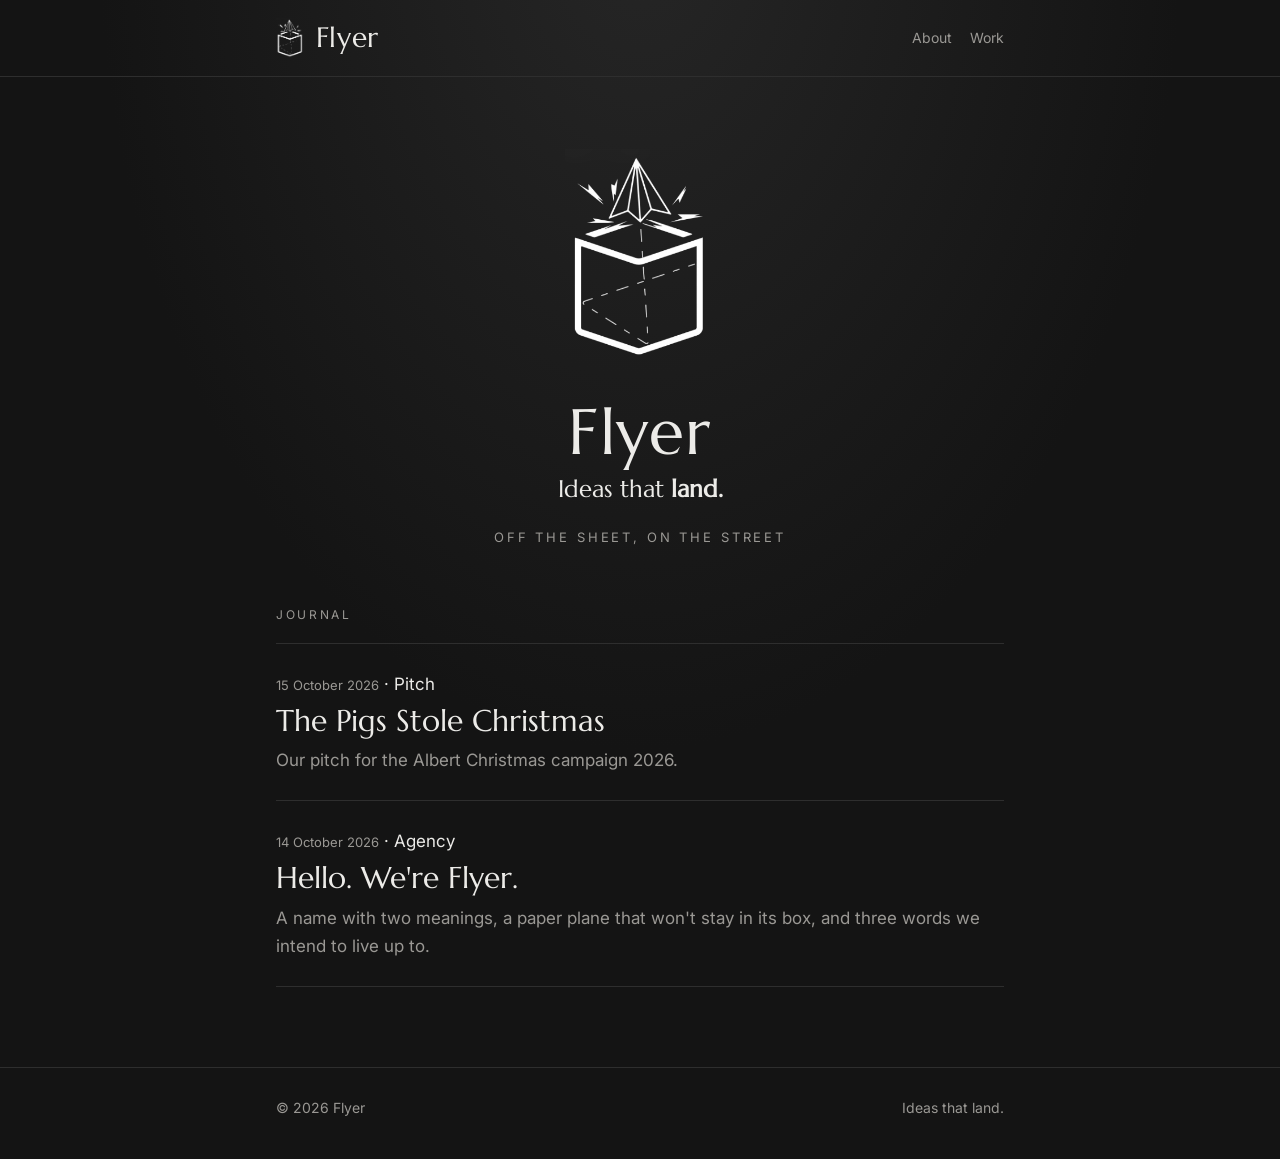
<file: index.html>
<!doctype html>
<html lang="en">
<head>
  <meta charset="utf-8">
  <meta name="viewport" content="width=device-width, initial-scale=1">
  <title>Flyer — Ideas that land.</title>
  <meta name="description" content="Flyer is a creative agency. Off the sheet, on the street.">
  <link rel="icon" href="assets/logo.png">
  <link rel="preconnect" href="https://fonts.googleapis.com">
  <link rel="preconnect" href="https://fonts.gstatic.com" crossorigin>
  <link href="https://fonts.googleapis.com/css2?family=Inter:wght@400;600&family=Marcellus&display=swap" rel="stylesheet">
  <link rel="stylesheet" href="assets/style.css">
</head>
<body>
  <header class="site-header">
    <div class="wrap">
      <a class="brand" href="./"><img src="assets/logo.png" alt=""><span>Flyer</span></a>
      <nav>
        <a href="posts/hello-we-are-flyer.html">About</a>
        <a href="posts/the-pigs-stole-christmas.html">Work</a>
      </nav>
    </div>
  </header>

  <main class="wrap">
    <section class="hero">
      <img src="assets/logo.png" alt="Flyer logo: a paper plane breaking out of a box">
      <h1>Flyer</h1>
      <p class="tagline">Ideas that <b>land.</b></p>
      <p class="claim">Off the sheet, on the street</p>
    </section>

    <p class="section-label">Journal</p>
    <ul class="post-list">
      <li>
        <a href="posts/the-pigs-stole-christmas.html">
          <time datetime="2026-10-15">15 October 2026</time> · Pitch
          <h2>The Pigs Stole Christmas</h2>
          <p>Our pitch for the Albert Christmas campaign 2026.</p>
        </a>
      </li>
      <li>
        <a href="posts/hello-we-are-flyer.html">
          <time datetime="2026-10-14">14 October 2026</time> · Agency
          <h2>Hello. We're Flyer.</h2>
          <p>A name with two meanings, a paper plane that won't stay in its box, and three words we intend to live up to.</p>
        </a>
      </li>
    </ul>
  </main>

  <footer class="site-footer">
    <div class="wrap">
      <span>© 2026 Flyer</span>
      <span>Ideas that land.</span>
    </div>
  </footer>
</body>
</html>
</file>
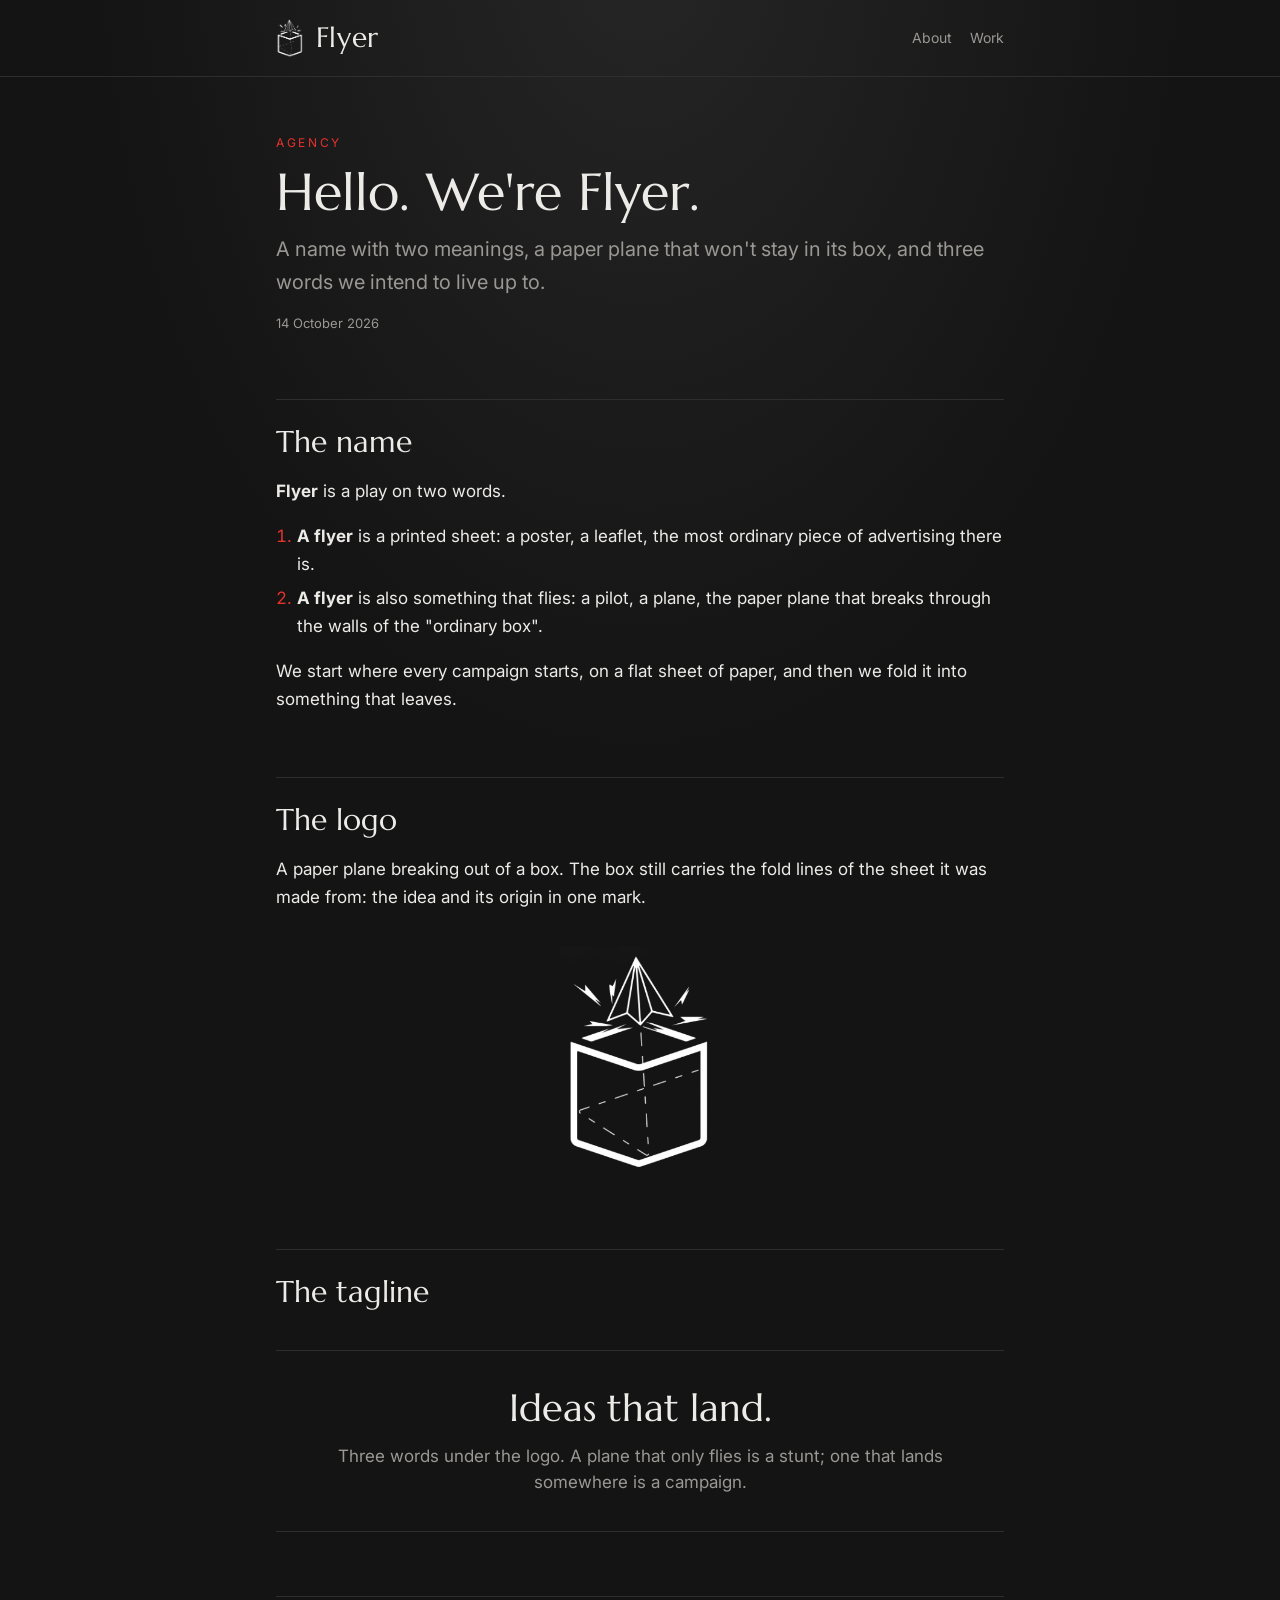
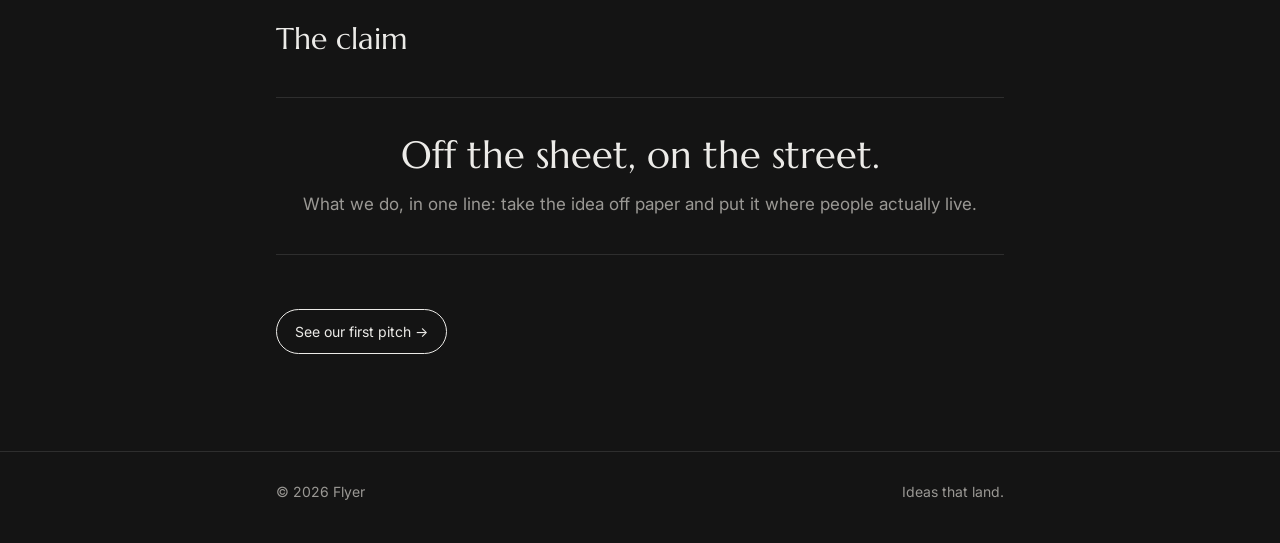
<file: posts/hello-we-are-flyer.html>
<!doctype html>
<html lang="en">
<head>
  <meta charset="utf-8">
  <meta name="viewport" content="width=device-width, initial-scale=1">
  <title>Hello. We're Flyer. — Flyer</title>
  <meta name="description" content="Who Flyer is: the name, the logo, the tagline and the claim.">
  <link rel="icon" href="../assets/logo.png">
  <link rel="preconnect" href="https://fonts.googleapis.com">
  <link rel="preconnect" href="https://fonts.gstatic.com" crossorigin>
  <link href="https://fonts.googleapis.com/css2?family=Inter:wght@400;600&family=Marcellus&display=swap" rel="stylesheet">
  <link rel="stylesheet" href="../assets/style.css">
</head>
<body>
  <header class="site-header">
    <div class="wrap">
      <a class="brand" href="../"><img src="../assets/logo.png" alt=""><span>Flyer</span></a>
      <nav>
        <a href="hello-we-are-flyer.html">About</a>
        <a href="the-pigs-stole-christmas.html">Work</a>
      </nav>
    </div>
  </header>

  <main class="wrap">
    <article>
      <header>
        <p class="kicker">Agency</p>
        <h1>Hello. We're Flyer.</h1>
        <p class="lede">A name with two meanings, a paper plane that won't stay in its box, and three words we intend to live up to.</p>
        <p class="post-meta"><time datetime="2026-10-14">14 October 2026</time></p>
      </header>

      <h2>The name</h2>
      <p><strong>Flyer</strong> is a play on two words.</p>
      <ol>
        <li><strong>A flyer</strong> is a printed sheet: a poster, a leaflet, the most ordinary piece of advertising there is.</li>
        <li><strong>A flyer</strong> is also something that flies: a pilot, a plane, the paper plane that breaks through the walls of the "ordinary box".</li>
      </ol>
      <p>We start where every campaign starts, on a flat sheet of paper, and then we fold it into something that leaves.</p>

      <h2>The logo</h2>
      <p>A paper plane breaking out of a box. The box still carries the fold lines of the sheet it was made from: the idea and its origin in one mark.</p>
      <p style="text-align:center;margin:36px 0"><img src="../assets/logo.png" alt="Flyer logo" style="width:160px;height:auto"></p>

      <h2>The tagline</h2>
      <div class="big-line">Ideas that land.<small>Three words under the logo. A plane that only flies is a stunt; one that lands somewhere is a campaign.</small></div>

      <h2>The claim</h2>
      <div class="big-line">Off the sheet, on the street.<small>What we do, in one line: take the idea off paper and put it where people actually live.</small></div>

      <p><a class="btn" href="the-pigs-stole-christmas.html">See our first pitch →</a></p>
    </article>
  </main>

  <footer class="site-footer">
    <div class="wrap">
      <span>© 2026 Flyer</span>
      <span>Ideas that land.</span>
    </div>
  </footer>
</body>
</html>
</file>
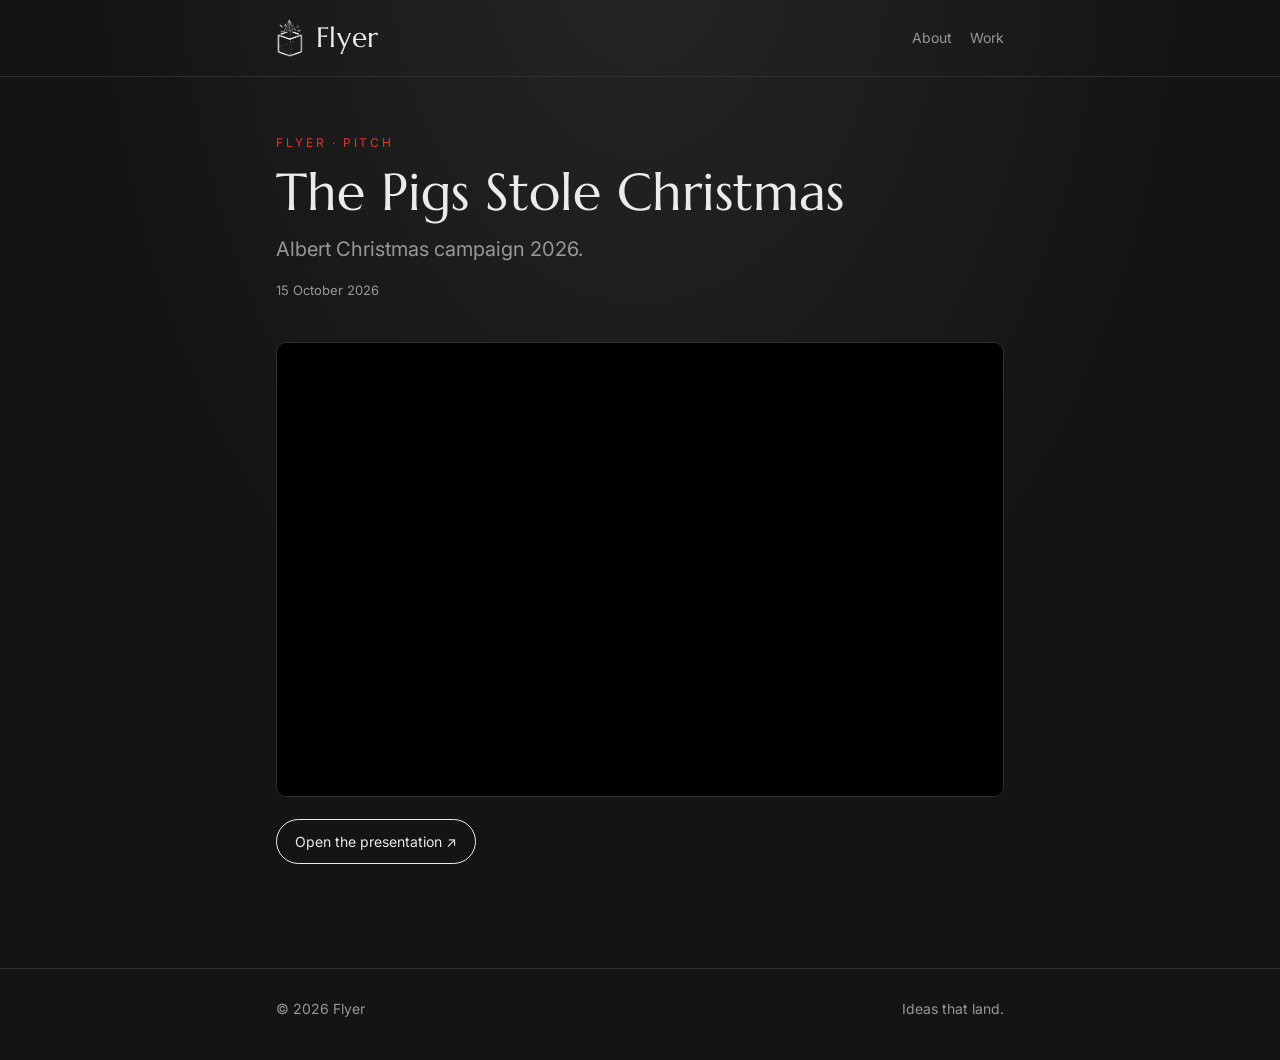
<file: posts/the-pigs-stole-christmas.html>
<!doctype html>
<html lang="en">
<head>
  <meta charset="utf-8">
  <meta name="viewport" content="width=device-width, initial-scale=1">
  <title>The Pigs Stole Christmas — Flyer</title>
  <meta name="description" content="Flyer's pitch for the Albert Christmas campaign 2026.">
  <link rel="icon" href="../assets/logo.png">
  <link rel="preconnect" href="https://fonts.googleapis.com">
  <link rel="preconnect" href="https://fonts.gstatic.com" crossorigin>
  <link href="https://fonts.googleapis.com/css2?family=Inter:wght@400;600&family=Marcellus&display=swap" rel="stylesheet">
  <link rel="stylesheet" href="../assets/style.css">
</head>
<body>
  <header class="site-header">
    <div class="wrap">
      <a class="brand" href="../"><img src="../assets/logo.png" alt=""><span>Flyer</span></a>
      <nav>
        <a href="hello-we-are-flyer.html">About</a>
        <a href="the-pigs-stole-christmas.html">Work</a>
      </nav>
    </div>
  </header>

  <main class="wrap">
    <article>
      <header>
        <p class="kicker">Flyer · Pitch</p>
        <h1>The Pigs Stole Christmas</h1>
        <p class="lede">Albert Christmas campaign 2026.</p>
        <p class="post-meta"><time datetime="2026-10-15">15 October 2026</time></p>
      </header>

      <!-- SLIDES: upload the exported deck as presentation/flyer-albert-christmas-2026.pdf and it appears here automatically. -->
      <section class="deck" id="deck">
        <div class="placeholder">The presentation will be published here.</div>
      </section>
    </article>
  </main>

  <footer class="site-footer">
    <div class="wrap">
      <span>© 2026 Flyer</span>
      <span>Ideas that land.</span>
    </div>
  </footer>

  <script>
    // Show the deck if the PDF has been uploaded; otherwise keep the placeholder.
    (function () {
      var src = "../presentation/flyer-albert-christmas-2026.pdf";
      fetch(src, { method: "HEAD" }).then(function (r) {
        if (!r.ok) return;
        document.getElementById("deck").innerHTML =
          '<iframe src="' + src + '" title="Flyer — The Pigs Stole Christmas (presentation)"></iframe>' +
          '<a class="btn" href="' + src + '" target="_blank" rel="noopener">Open the presentation ↗</a>';
      }).catch(function () {});
    })();
  </script>
</body>
</html>
</file>
<file: assets/style.css>
:root {
  --bg: #141414;
  --bg-raised: #1d1d1d;
  --line: #2e2e2e;
  --text: #ecebe8;
  --muted: #9a9894;
  --accent: #e5322d;
  --serif: "Marcellus", "Optima", Georgia, serif;
  --sans: "Inter", system-ui, -apple-system, "Segoe UI", sans-serif;
}

* { box-sizing: border-box; }

html { -webkit-text-size-adjust: 100%; }

body {
  margin: 0;
  background: radial-gradient(ellipse at 50% -10%, #262626 0%, var(--bg) 60%) fixed, var(--bg);
  color: var(--text);
  font: 17px/1.65 var(--sans);
}

a { color: var(--text); text-decoration-color: var(--accent); text-underline-offset: 3px; }
a:hover { color: var(--accent); }

.wrap { max-width: 760px; margin: 0 auto; padding: 0 16px; }

/* ---------- Header ---------- */
.site-header { border-bottom: 1px solid var(--line); }
.site-header .wrap {
  display: flex; align-items: center; justify-content: space-between;
  gap: 16px; padding-top: 18px; padding-bottom: 18px;
}
.brand { display: flex; align-items: center; gap: 12px; text-decoration: none; }
.brand img { height: 40px; width: auto; }
.brand span { font: 28px/1 var(--serif); letter-spacing: .02em; }
.site-header nav { display: flex; gap: 18px; font-size: 14px; }
.site-header nav a { text-decoration: none; color: var(--muted); }
.site-header nav a:hover { color: var(--text); }

/* ---------- Hero ---------- */
.hero { text-align: center; padding: 72px 0 56px; }
.hero img { width: 150px; height: auto; }
.hero h1 { font: 64px/1 var(--serif); margin: 28px 0 10px; letter-spacing: .02em; }
.hero .tagline { font: 24px/1.3 var(--serif); margin: 0; }
.hero .tagline b { font-weight: 700; }
.hero .claim {
  margin: 22px 0 0; color: var(--muted);
  font-size: 13px; letter-spacing: .22em; text-transform: uppercase;
}

/* ---------- Post list ---------- */
.section-label {
  font-size: 12px; letter-spacing: .22em; text-transform: uppercase;
  color: var(--muted); margin: 0 0 18px;
}
.post-list { list-style: none; padding: 0; margin: 0 0 80px; }
.post-list li { border-top: 1px solid var(--line); }
.post-list li:last-child { border-bottom: 1px solid var(--line); }
.post-list a { display: block; padding: 26px 0; text-decoration: none; }
.post-list a:hover h2 { color: var(--accent); }
.post-list time, .post-meta { font-size: 13px; color: var(--muted); }
.post-list h2 { font: 30px/1.15 var(--serif); margin: 6px 0 8px; transition: color .15s; }
.post-list p { margin: 0; color: var(--muted); }

/* ---------- Article ---------- */
article { padding: 56px 0 80px; }
article header { margin-bottom: 40px; }
.kicker {
  font-size: 12px; letter-spacing: .22em; text-transform: uppercase;
  color: var(--accent); margin: 0 0 12px;
}
article h1 { font: 52px/1.05 var(--serif); margin: 0 0 14px; }
article .lede { font-size: 20px; color: var(--muted); margin: 0 0 14px; }
article h2 {
  font: 30px/1.2 var(--serif); margin: 64px 0 16px;
  padding-top: 24px; border-top: 1px solid var(--line);
}
article h2 .num { color: var(--accent); margin-right: 10px; }
article h3 { font: 21px/1.3 var(--serif); margin: 32px 0 10px; }
article ul, article ol { padding-left: 1.25em; }
article li { margin: 6px 0; }
article li::marker { color: var(--accent); }

blockquote {
  margin: 32px 0; padding: 4px 0 4px 22px;
  border-left: 3px solid var(--accent);
  font: 24px/1.35 var(--serif);
}

.big-line {
  font: 38px/1.15 var(--serif); text-align: center;
  margin: 40px 0; padding: 36px 16px;
  border-top: 1px solid var(--line); border-bottom: 1px solid var(--line);
}
.big-line small { display: block; font: 17px/1.5 var(--sans); color: var(--muted); margin-top: 14px; }

/* Tables */
.table-scroll { overflow-x: auto; margin: 20px 0; }
table { width: 100%; border-collapse: collapse; font-size: 15px; }
th, td { text-align: left; vertical-align: top; padding: 12px 14px 12px 0; border-bottom: 1px solid var(--line); }
th { font-weight: 600; color: var(--muted); font-size: 12px; letter-spacing: .12em; text-transform: uppercase; }
td:first-child { font-weight: 600; white-space: nowrap; }

/* Cards */
.cards { display: grid; grid-template-columns: repeat(auto-fit, minmax(200px, 1fr)); gap: 14px; margin: 24px 0; }
.card { background: var(--bg-raised); border: 1px solid var(--line); border-radius: 10px; padding: 20px; }
.card .n { font: 34px/1 var(--serif); color: var(--accent); }
.card p { margin: 10px 0 0; font-size: 15px; }

/* Key visual */
.kv {
  background: var(--bg-raised); border: 1px solid var(--line); border-radius: 12px;
  padding: 28px; margin: 24px 0;
}
.kv dl { margin: 0; display: grid; grid-template-columns: 140px 1fr; gap: 12px 20px; }
.kv dt { color: var(--muted); font-size: 13px; letter-spacing: .12em; text-transform: uppercase; padding-top: 4px; }
.kv dd { margin: 0; }
.kv dd.headline { font: 30px/1.15 var(--serif); }

/* Presentation */
.deck { margin: 24px 0; }
.deck iframe { width: 100%; aspect-ratio: 16 / 10; border: 1px solid var(--line); border-radius: 10px; background: #000; }
.deck .placeholder {
  border: 1px dashed var(--line); border-radius: 10px; padding: 40px 20px;
  text-align: center; color: var(--muted);
}
.btn {
  display: inline-block; margin-top: 14px; padding: 10px 18px;
  border: 1px solid var(--text); border-radius: 999px; text-decoration: none; font-size: 14px;
}
.btn:hover { border-color: var(--accent); }

/* ---------- Footer ---------- */
.site-footer { border-top: 1px solid var(--line); padding: 28px 0 40px; color: var(--muted); font-size: 14px; }
.site-footer .wrap { display: flex; justify-content: space-between; gap: 16px; flex-wrap: wrap; }

/* ---------- Phone ---------- */
@media (max-width: 600px) {
  body { font-size: 16px; }
  .brand span { font-size: 24px; }
  .site-header nav { gap: 12px; }
  .hero { padding: 48px 0 40px; }
  .hero h1 { font-size: 48px; }
  article h1 { font-size: 38px; }
  article h2 { font-size: 25px; }
  .big-line { font-size: 28px; }
  .kv { padding: 20px; }
  .kv dl { grid-template-columns: 1fr; gap: 4px; }
  .kv dd { margin-bottom: 12px; }
  td:first-child { white-space: normal; }
}
</file>
